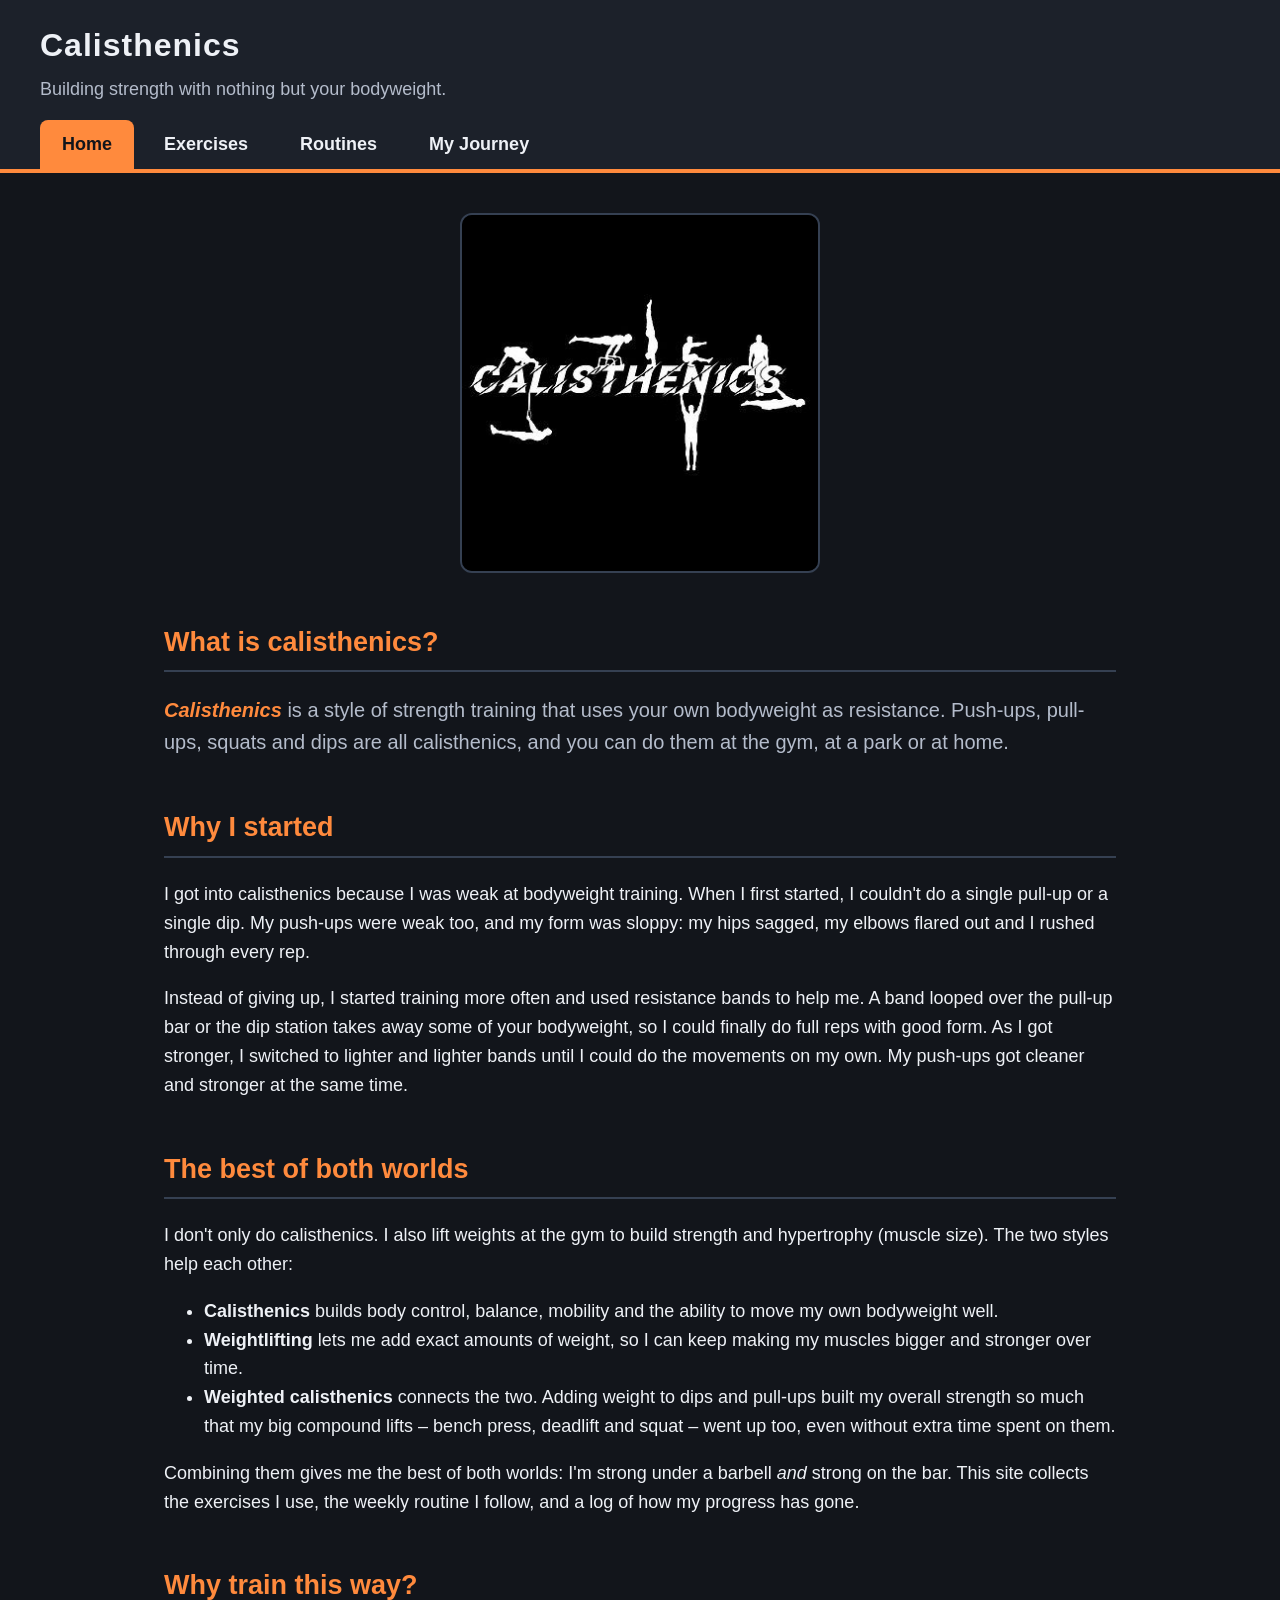
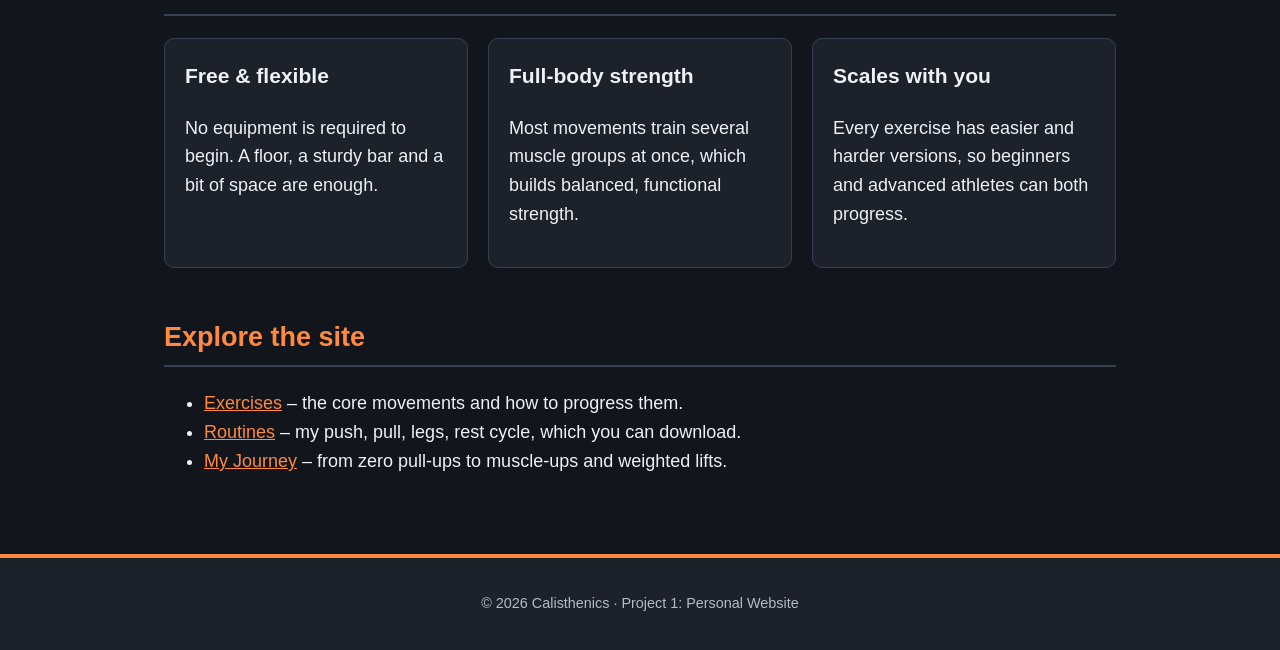
<file: index.html>
<!DOCTYPE html>
<html lang="en">
<head>
  <meta charset="UTF-8">
  <title>Calisthenics | Home</title>
  <link rel="stylesheet" href="styles.css">
</head>
<body>

  <header>
    <h1>Calisthenics</h1>
    <p>Building strength with nothing but your bodyweight.</p>
    <nav>
      <ul>
        <li><a href="index.html" class="current">Home</a></li>
        <li><a href="exercises.html">Exercises</a></li>
        <li><a href="routines.html">Routines</a></li>
        <li><a href="journey.html">My Journey</a></li>
      </ul>
    </nav>
  </header>

  <main>

    <!--
      MDN EXPLORATION #1 (attribute): srcset
      What it is: an attribute on <img> that lists several versions of the same
                  image at different widths so the browser can pick the best one.
      Where:      the hero <img> just below, in index.html.
      How I use it: I offer 180px and 360px wide versions of the calisthenics
                  logo. "sizes" tells the browser the image is shown 360px wide,
                  so it picks the 360px file on normal screens and could use the
                  smaller 180px file where less detail is needed. src is the
                  fallback for browsers without srcset.
    -->
    <img class="hero-image"
         src="images/calisthenics-logo-360.jpg"
         srcset="images/calisthenics-logo-180.jpg 180w, images/calisthenics-logo-360.jpg 360w"
         sizes="360px"
         alt="The word Calisthenics surrounded by white silhouettes doing bodyweight skills like handstands, planches and pull-ups">

    <h2>What is calisthenics?</h2>

    <!--
      MDN EXPLORATION #2 (element): <dfn>
      What it is: the "definition" element. It marks the term that is being
                  defined in the surrounding sentence.
      Where:      in the paragraph directly below in index.html (and again in
                  the glossary on exercises.html).
      How I use it: it wraps the word "calisthenics" where I define it. In
                  styles.css the dfn rule colors it orange and makes it bold italic.
    -->
    <p class="lead">
      <dfn>Calisthenics</dfn> is a style of strength training that uses your own
      bodyweight as resistance. Push-ups, pull-ups, squats and dips are all
      calisthenics, and you can do them at the gym, at a park or at home.
    </p>

    <h2>Why I started</h2>
    <p>
      I got into calisthenics because I was weak at bodyweight training. When I
      first started, I couldn't do a single pull-up or a single dip. My push-ups
      were weak too, and my form was sloppy: my hips sagged, my elbows flared out
      and I rushed through every rep.
    </p>
    <p>
      Instead of giving up, I started training more often and used resistance
      bands to help me. A band looped over the pull-up bar or the dip station
      takes away some of your bodyweight, so I could finally do full reps with
      good form. As I got stronger, I switched to lighter and lighter bands until
      I could do the movements on my own. My push-ups got cleaner and stronger
      at the same time.
    </p>

    <h2>The best of both worlds</h2>
    <p>
      I don't only do calisthenics. I also lift weights at the gym to build
      strength and hypertrophy (muscle size). The two styles help each other:
    </p>
    <ul>
      <li><strong>Calisthenics</strong> builds body control, balance, mobility and
          the ability to move my own bodyweight well.</li>
      <li><strong>Weightlifting</strong> lets me add exact amounts of weight, so I
          can keep making my muscles bigger and stronger over time.</li>
      <li><strong>Weighted calisthenics</strong> connects the two. Adding weight
          to dips and pull-ups built my overall strength so much that my big
          compound lifts &ndash; bench press, deadlift and squat &ndash; went up
          too, even without extra time spent on them.</li>
    </ul>
    <p>
      Combining them gives me the best of both worlds: I'm strong under a barbell
      <em>and</em> strong on the bar. This site collects the exercises I use, the
      weekly routine I follow, and a log of how my progress has gone.
    </p>

    <h2>Why train this way?</h2>
    <div class="card-grid">
      <section class="card">
        <h3>Free &amp; flexible</h3>
        <p>No equipment is required to begin. A floor, a sturdy bar and a bit of space are enough.</p>
      </section>
      <section class="card">
        <h3>Full-body strength</h3>
        <p>Most movements train several muscle groups at once, which builds balanced, functional strength.</p>
      </section>
      <section class="card">
        <h3>Scales with you</h3>
        <p>Every exercise has easier and harder versions, so beginners and advanced athletes can both progress.</p>
      </section>
    </div>

    <h2>Explore the site</h2>
    <ul>
      <li><a href="exercises.html">Exercises</a> &ndash; the core movements and how to progress them.</li>
      <li><a href="routines.html">Routines</a> &ndash; my push, pull, legs, rest cycle, which you can download.</li>
      <li><a href="journey.html">My Journey</a> &ndash; from zero pull-ups to muscle-ups and weighted lifts.</li>
    </ul>

  </main>

  <footer>
    <p>&copy; 2026 Calisthenics &middot; Project 1: Personal Website</p>
  </footer>

</body>
</html>
</file>
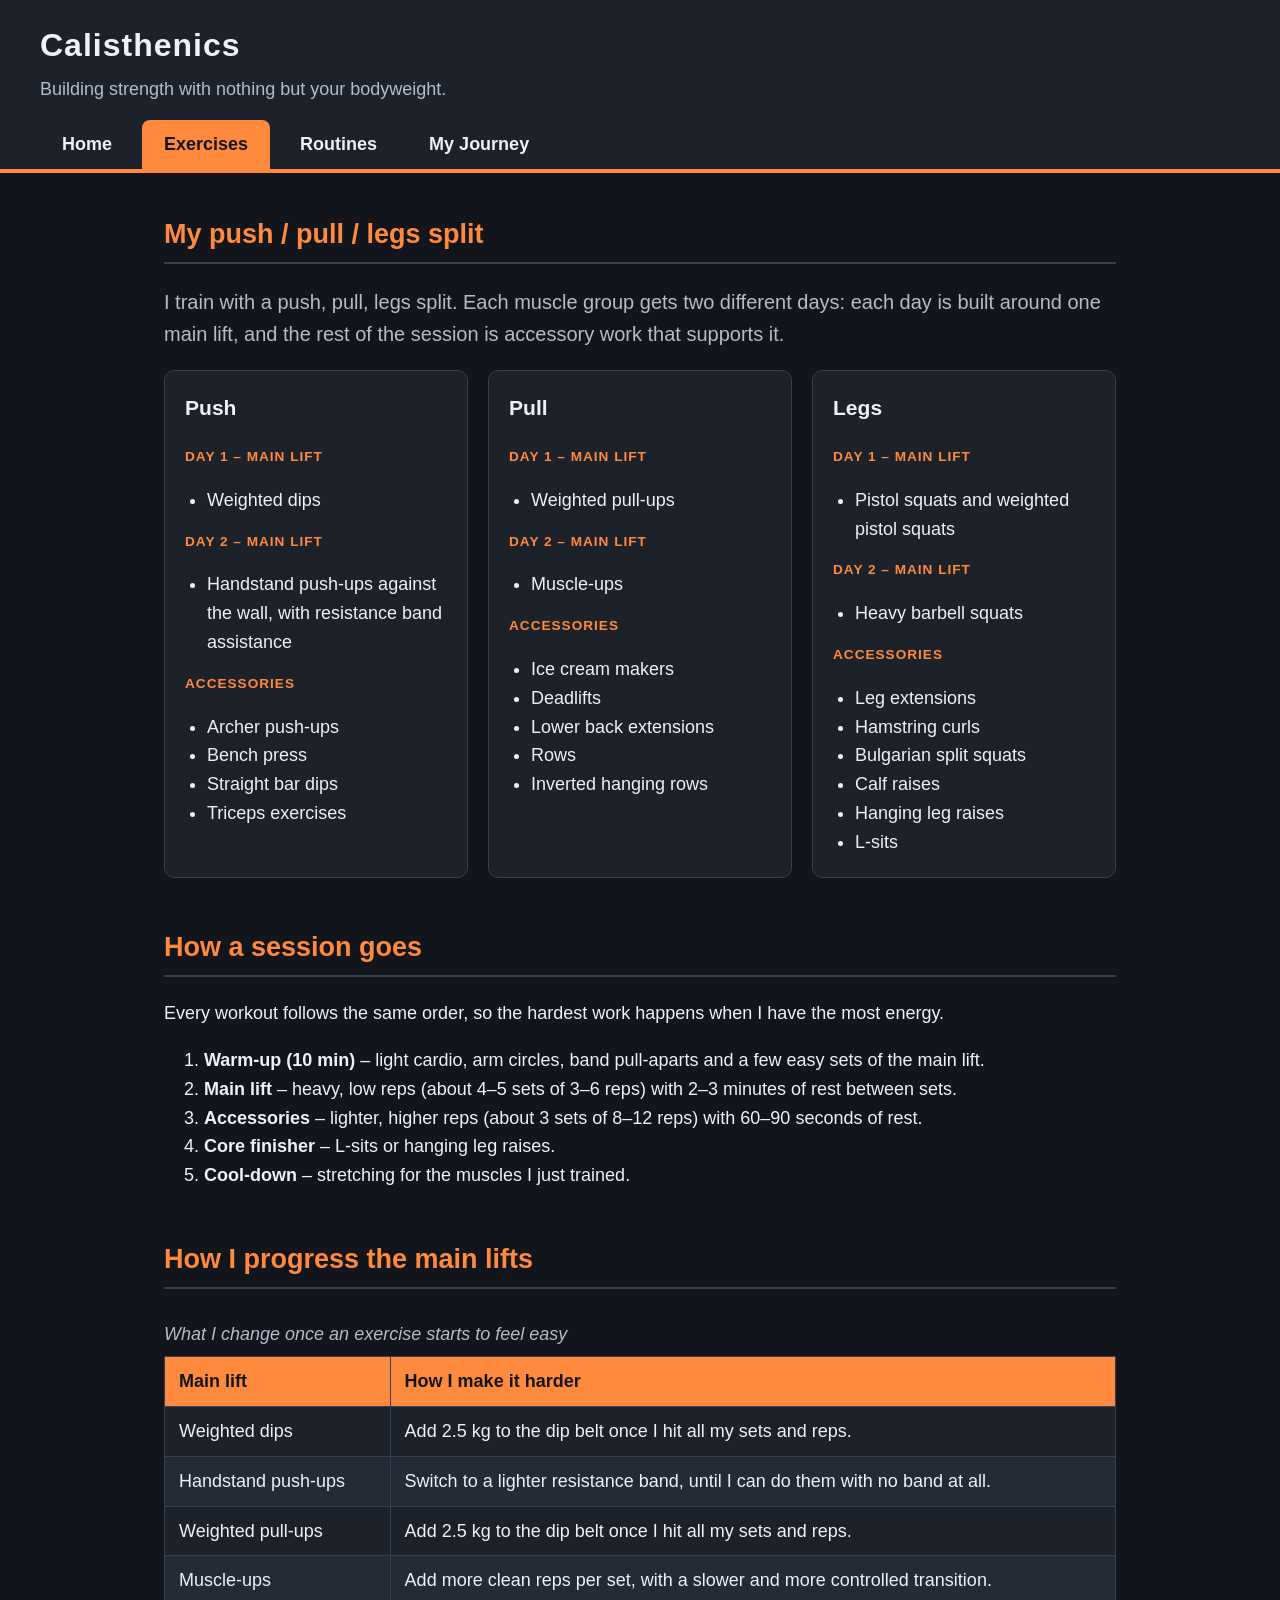
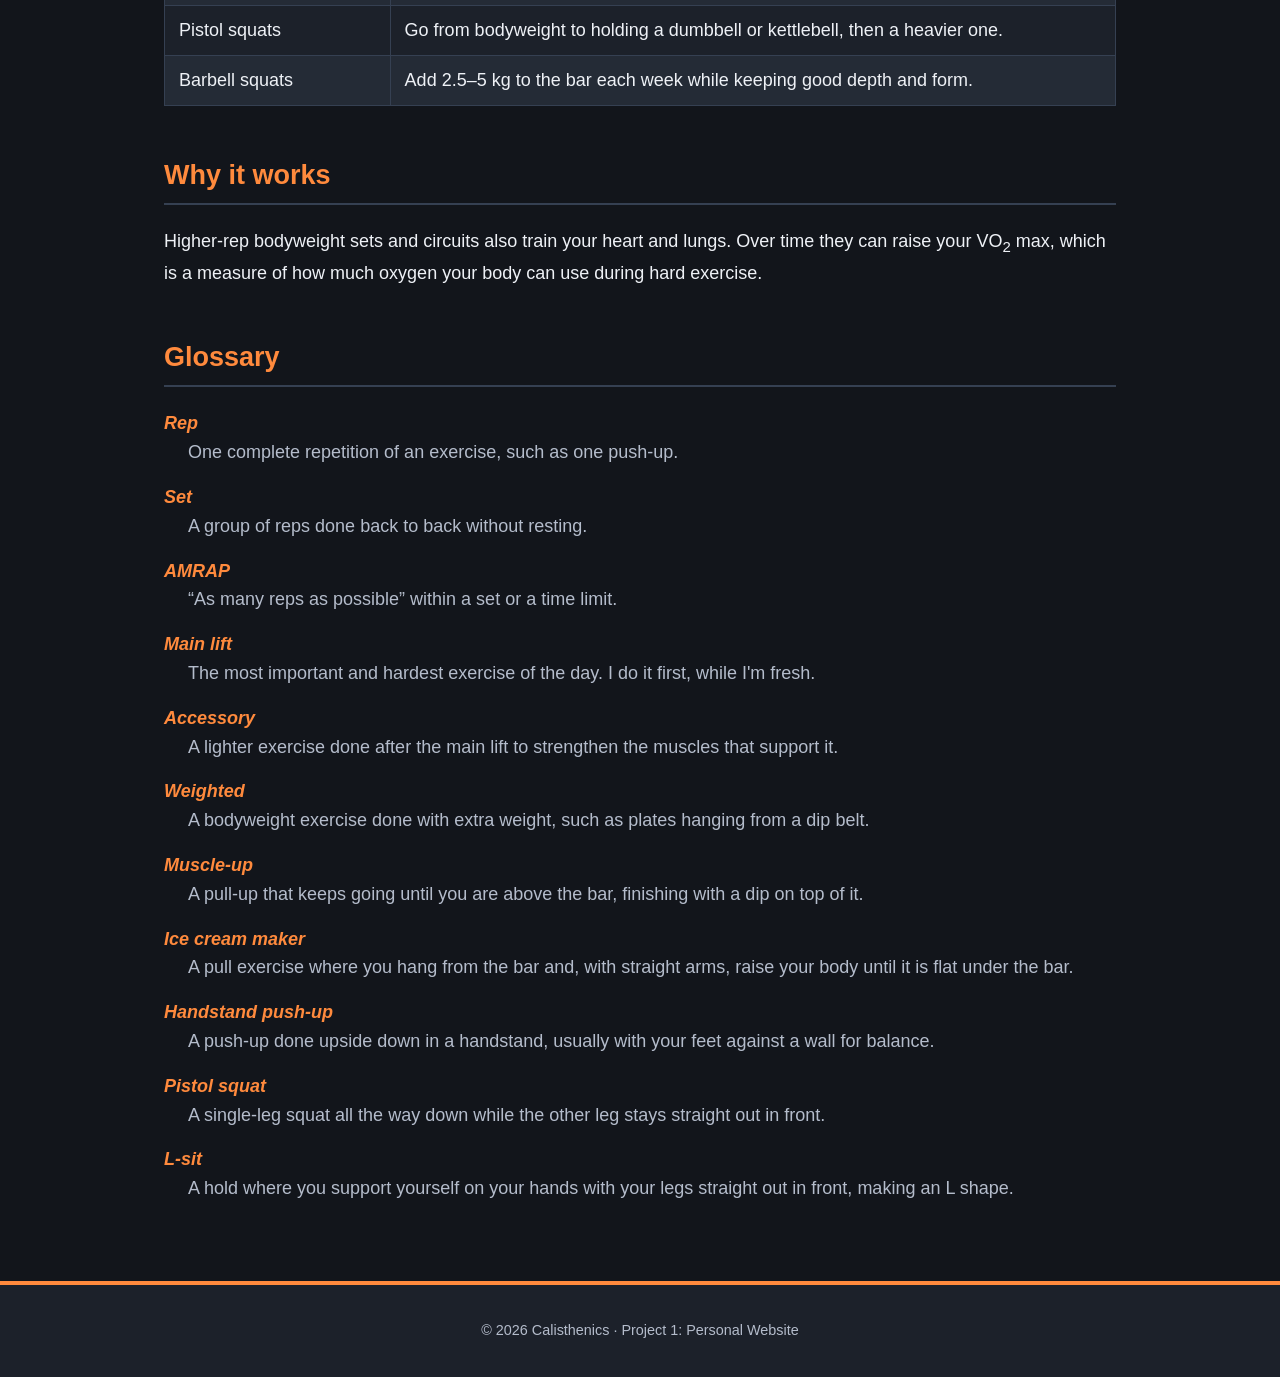
<file: exercises.html>
<!DOCTYPE html>
<html lang="en">
<head>
  <meta charset="UTF-8">
  <title>Calisthenics | Exercises</title>
  <link rel="stylesheet" href="styles.css">
</head>
<body>

  <header>
    <h1>Calisthenics</h1>
    <p>Building strength with nothing but your bodyweight.</p>
    <nav>
      <ul>
        <li><a href="index.html">Home</a></li>
        <li><a href="exercises.html" class="current">Exercises</a></li>
        <li><a href="routines.html">Routines</a></li>
        <li><a href="journey.html">My Journey</a></li>
      </ul>
    </nav>
  </header>

  <main>

    <h2>My push / pull / legs split</h2>
    <p class="lead">
      I train with a push, pull, legs split. Each muscle group gets two different
      days: each day is built around one main lift, and the rest of the session
      is accessory work that supports it.
    </p>

    <div class="card-grid">
      <section class="card">
        <h3>Push</h3>
        <h4>Day 1 &ndash; main lift</h4>
        <ul>
          <li>Weighted dips</li>
        </ul>
        <h4>Day 2 &ndash; main lift</h4>
        <ul>
          <li>Handstand push-ups against the wall, with resistance band assistance</li>
        </ul>
        <h4>Accessories</h4>
        <ul>
          <li>Archer push-ups</li>
          <li>Bench press</li>
          <li>Straight bar dips</li>
          <li>Triceps exercises</li>
        </ul>
      </section>
      <section class="card">
        <h3>Pull</h3>
        <h4>Day 1 &ndash; main lift</h4>
        <ul>
          <li>Weighted pull-ups</li>
        </ul>
        <h4>Day 2 &ndash; main lift</h4>
        <ul>
          <li>Muscle-ups</li>
        </ul>
        <h4>Accessories</h4>
        <ul>
          <li>Ice cream makers</li>
          <li>Deadlifts</li>
          <li>Lower back extensions</li>
          <li>Rows</li>
          <li>Inverted hanging rows</li>
        </ul>
      </section>
      <section class="card">
        <h3>Legs</h3>
        <h4>Day 1 &ndash; main lift</h4>
        <ul>
          <li>Pistol squats and weighted pistol squats</li>
        </ul>
        <h4>Day 2 &ndash; main lift</h4>
        <ul>
          <li>Heavy barbell squats</li>
        </ul>
        <h4>Accessories</h4>
        <ul>
          <li>Leg extensions</li>
          <li>Hamstring curls</li>
          <li>Bulgarian split squats</li>
          <li>Calf raises</li>
          <li>Hanging leg raises</li>
          <li>L-sits</li>
        </ul>
      </section>
    </div>

    <h2>How a session goes</h2>
    <p>Every workout follows the same order, so the hardest work happens when I have the most energy.</p>
    <ol>
      <li><strong>Warm-up (10 min)</strong> &ndash; light cardio, arm circles, band
          pull-aparts and a few easy sets of the main lift.</li>
      <li><strong>Main lift</strong> &ndash; heavy, low reps (about 4&ndash;5 sets
          of 3&ndash;6 reps) with 2&ndash;3 minutes of rest between sets.</li>
      <li><strong>Accessories</strong> &ndash; lighter, higher reps (about 3 sets
          of 8&ndash;12 reps) with 60&ndash;90 seconds of rest.</li>
      <li><strong>Core finisher</strong> &ndash; L-sits or hanging leg raises.</li>
      <li><strong>Cool-down</strong> &ndash; stretching for the muscles I just trained.</li>
    </ol>

    <h2>How I progress the main lifts</h2>
    <table>
      <caption>What I change once an exercise starts to feel easy</caption>
      <thead>
        <tr>
          <th>Main lift</th>
          <th>How I make it harder</th>
        </tr>
      </thead>
      <tbody>
        <tr><td>Weighted dips</td><td>Add 2.5&nbsp;kg to the dip belt once I hit all my sets and reps.</td></tr>
        <tr><td>Handstand push-ups</td><td>Switch to a lighter resistance band, until I can do them with no band at all.</td></tr>
        <tr><td>Weighted pull-ups</td><td>Add 2.5&nbsp;kg to the dip belt once I hit all my sets and reps.</td></tr>
        <tr><td>Muscle-ups</td><td>Add more clean reps per set, with a slower and more controlled transition.</td></tr>
        <tr><td>Pistol squats</td><td>Go from bodyweight to holding a dumbbell or kettlebell, then a heavier one.</td></tr>
        <tr><td>Barbell squats</td><td>Add 2.5&ndash;5&nbsp;kg to the bar each week while keeping good depth and form.</td></tr>
      </tbody>
    </table>

    <h2>Why it works</h2>
    <!--
      MDN EXPLORATION #3 (element): <sub>
      What it is: the "subscript" element. It shows text slightly lower than
                  the normal baseline, like the 2 in a chemical formula.
      Where:      in the paragraph directly below in exercises.html.
      How I use it: it lowers the 2 in "VO2 max" so the term is written correctly
                  as VO<sub>2</sub> max.
    -->
    <p>
      Higher-rep bodyweight sets and circuits also train your heart and lungs. Over
      time they can raise your VO<sub>2</sub> max, which is a measure of how much
      oxygen your body can use during hard exercise.
    </p>

    <h2>Glossary</h2>
    <!--
      <dfn> is used again here (see the explanation in index.html): each term
      being defined in this glossary is wrapped in <dfn> inside its <dt>.
    -->
    <dl>
      <dt><dfn>Rep</dfn></dt>
      <dd>One complete repetition of an exercise, such as one push-up.</dd>

      <dt><dfn>Set</dfn></dt>
      <dd>A group of reps done back to back without resting.</dd>

      <dt><dfn>AMRAP</dfn></dt>
      <dd>&ldquo;As many reps as possible&rdquo; within a set or a time limit.</dd>

      <dt><dfn>Main lift</dfn></dt>
      <dd>The most important and hardest exercise of the day. I do it first, while I'm fresh.</dd>

      <dt><dfn>Accessory</dfn></dt>
      <dd>A lighter exercise done after the main lift to strengthen the muscles that support it.</dd>

      <dt><dfn>Weighted</dfn></dt>
      <dd>A bodyweight exercise done with extra weight, such as plates hanging from a dip belt.</dd>

      <dt><dfn>Muscle-up</dfn></dt>
      <dd>A pull-up that keeps going until you are above the bar, finishing with a dip on top of it.</dd>

      <dt><dfn>Ice cream maker</dfn></dt>
      <dd>A pull exercise where you hang from the bar and, with straight arms, raise your body until it is flat under the bar.</dd>

      <dt><dfn>Handstand push-up</dfn></dt>
      <dd>A push-up done upside down in a handstand, usually with your feet against a wall for balance.</dd>

      <dt><dfn>Pistol squat</dfn></dt>
      <dd>A single-leg squat all the way down while the other leg stays straight out in front.</dd>

      <dt><dfn>L-sit</dfn></dt>
      <dd>A hold where you support yourself on your hands with your legs straight out in front, making an L shape.</dd>
    </dl>

  </main>

  <footer>
    <p>&copy; 2026 Calisthenics &middot; Project 1: Personal Website</p>
  </footer>

</body>
</html>
</file>
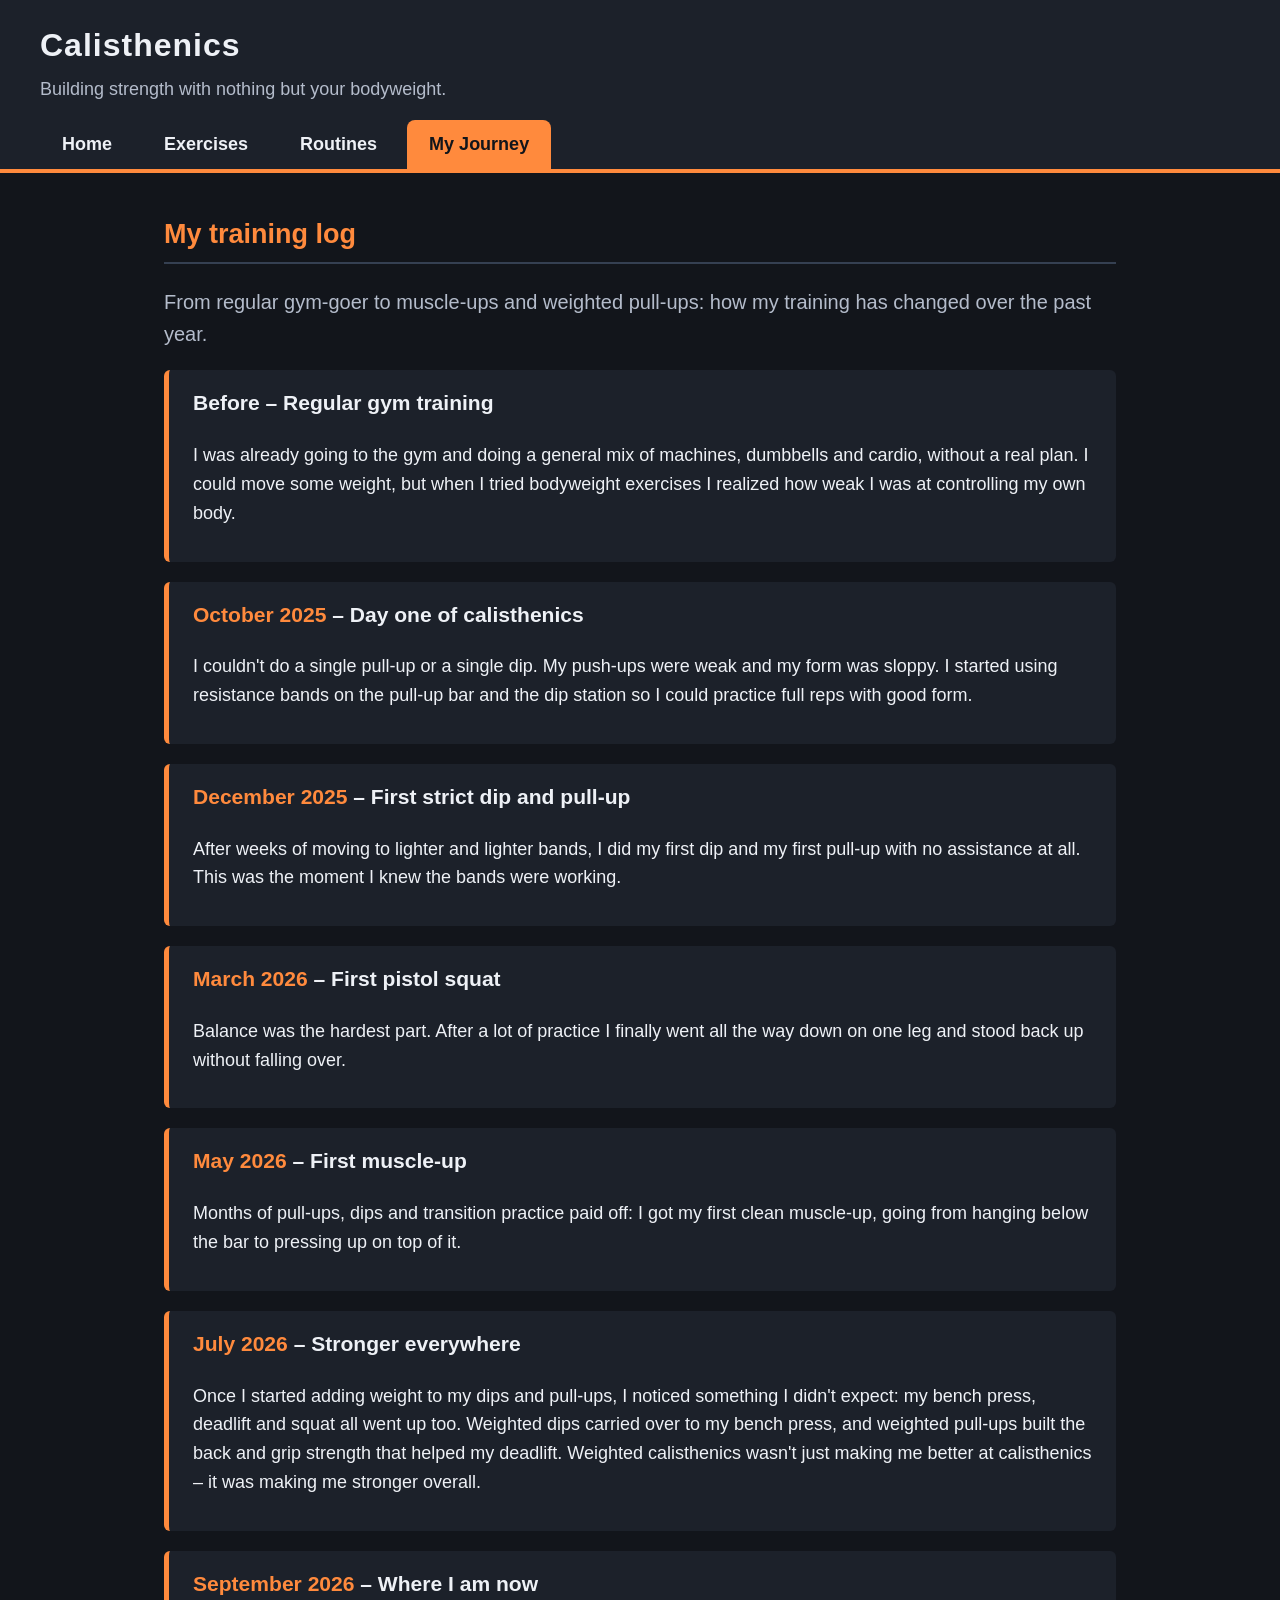
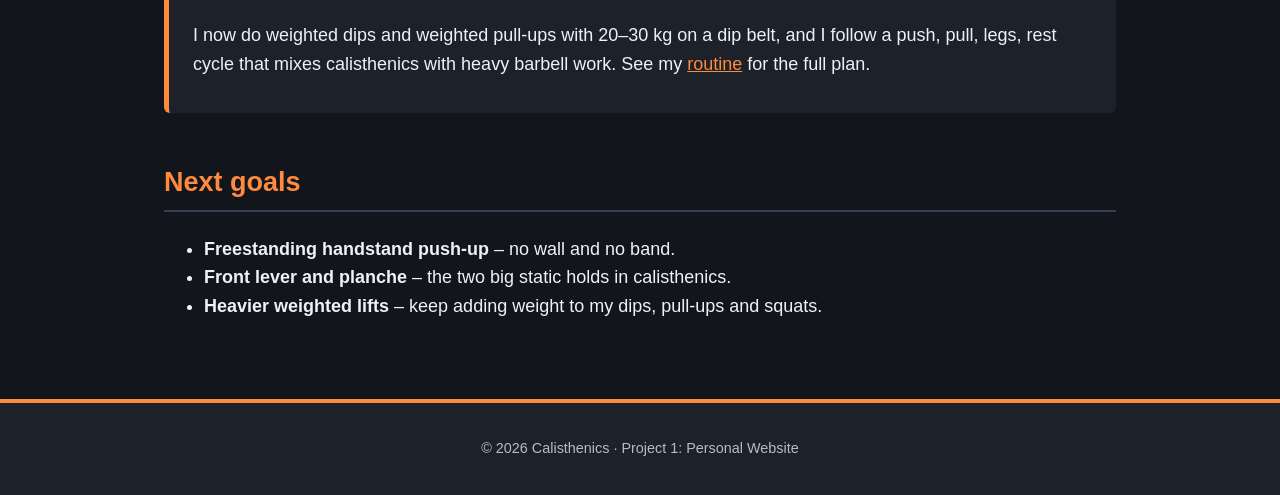
<file: journey.html>
<!DOCTYPE html>
<html lang="en">
<head>
  <meta charset="UTF-8">
  <title>Calisthenics | My Journey</title>
  <link rel="stylesheet" href="styles.css">
</head>
<body>

  <header>
    <h1>Calisthenics</h1>
    <p>Building strength with nothing but your bodyweight.</p>
    <nav>
      <ul>
        <li><a href="index.html">Home</a></li>
        <li><a href="exercises.html">Exercises</a></li>
        <li><a href="routines.html">Routines</a></li>
        <li><a href="journey.html" class="current">My Journey</a></li>
      </ul>
    </nav>
  </header>

  <main>

    <h2>My training log</h2>
    <p class="lead">
      From regular gym-goer to muscle-ups and weighted pull-ups: how my training
      has changed over the past year.
    </p>

    <!--
      MDN EXPLORATION #6 (attribute): datetime
      What it is: an attribute on the <time> element (also <ins> and <del>) that
                  gives a date in a machine-readable format, even when the
                  visible text is written differently.
      Where:      on each <time> tag in the log entries below, in journey.html.
      How I use it: the visible text is a friendly month like "October 2025",
                  and datetime holds the same month as "2025-10" (the YYYY-MM
                  format, since I only remember the month, not the exact day).
    -->
    <article class="entry">
      <h3>Before &ndash; Regular gym training</h3>
      <p>
        I was already going to the gym and doing a general mix of machines,
        dumbbells and cardio, without a real plan. I could move some weight, but
        when I tried bodyweight exercises I realized how weak I was at controlling
        my own body.
      </p>
    </article>

    <article class="entry">
      <h3><time datetime="2025-10">October 2025</time> &ndash; Day one of calisthenics</h3>
      <p>
        I couldn't do a single pull-up or a single dip. My push-ups were weak and
        my form was sloppy. I started using resistance bands on the pull-up bar and
        the dip station so I could practice full reps with good form.
      </p>
    </article>

    <article class="entry">
      <h3><time datetime="2025-12">December 2025</time> &ndash; First strict dip and pull-up</h3>
      <p>
        After weeks of moving to lighter and lighter bands, I did my first dip and
        my first pull-up with no assistance at all. This was the moment I knew the
        bands were working.
      </p>
    </article>

    <article class="entry">
      <h3><time datetime="2026-03">March 2026</time> &ndash; First pistol squat</h3>
      <p>
        Balance was the hardest part. After a lot of practice I finally went all the
        way down on one leg and stood back up without falling over.
      </p>
    </article>

    <article class="entry">
      <h3><time datetime="2026-05">May 2026</time> &ndash; First muscle-up</h3>
      <p>
        Months of pull-ups, dips and transition practice paid off: I got my first
        clean muscle-up, going from hanging below the bar to pressing up on top of it.
      </p>
    </article>

    <article class="entry">
      <h3><time datetime="2026-07">July 2026</time> &ndash; Stronger everywhere</h3>
      <p>
        Once I started adding weight to my dips and pull-ups, I noticed something
        I didn't expect: my bench press, deadlift and squat all went up too.
        Weighted dips carried over to my bench press, and weighted pull-ups built
        the back and grip strength that helped my deadlift. Weighted calisthenics
        wasn't just making me better at calisthenics &ndash; it was making me
        stronger overall.
      </p>
    </article>

    <article class="entry">
      <h3><time datetime="2026-09">September 2026</time> &ndash; Where I am now</h3>
      <p>
        I now do weighted dips and weighted pull-ups with 20&ndash;30&nbsp;kg on a
        dip belt, and I follow a push, pull, legs, rest cycle that mixes
        calisthenics with heavy barbell work. See my
        <a href="routines.html">routine</a> for the full plan.
      </p>
    </article>

    <h2>Next goals</h2>
    <ul>
      <li><strong>Freestanding handstand push-up</strong> &ndash; no wall and no band.</li>
      <li><strong>Front lever and planche</strong> &ndash; the two big static holds in calisthenics.</li>
      <li><strong>Heavier weighted lifts</strong> &ndash; keep adding weight to my dips, pull-ups and squats.</li>
    </ul>

  </main>

  <footer>
    <p>&copy; 2026 Calisthenics &middot; Project 1: Personal Website</p>
  </footer>

</body>
</html>
</file>
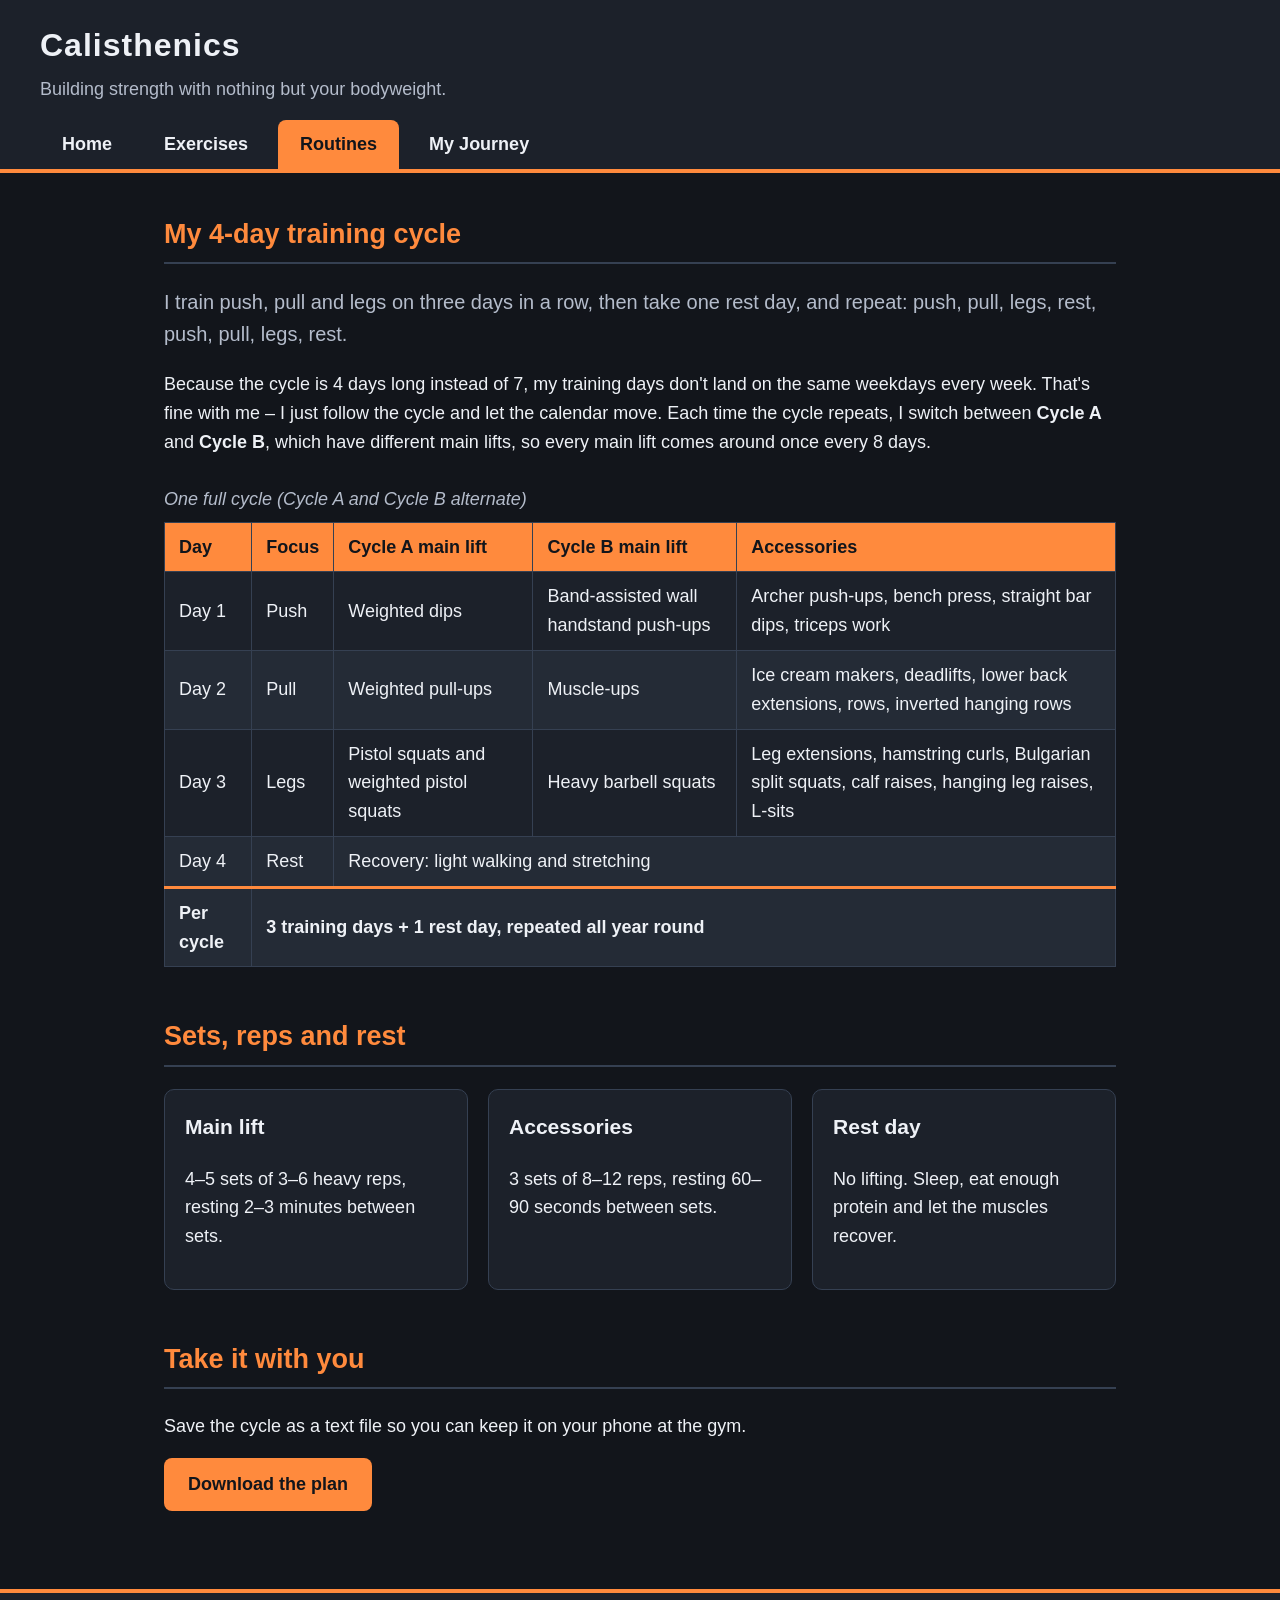
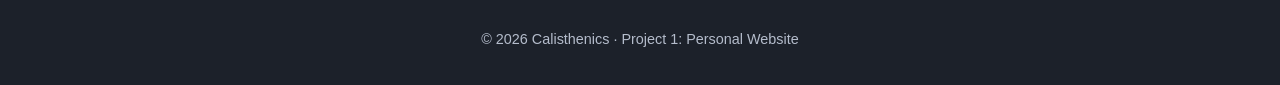
<file: routines.html>
<!DOCTYPE html>
<html lang="en">
<head>
  <meta charset="UTF-8">
  <title>Calisthenics | Routines</title>
  <link rel="stylesheet" href="styles.css">
</head>
<body>

  <header>
    <h1>Calisthenics</h1>
    <p>Building strength with nothing but your bodyweight.</p>
    <nav>
      <ul>
        <li><a href="index.html">Home</a></li>
        <li><a href="exercises.html">Exercises</a></li>
        <li><a href="routines.html" class="current">Routines</a></li>
        <li><a href="journey.html">My Journey</a></li>
      </ul>
    </nav>
  </header>

  <main>

    <h2>My 4-day training cycle</h2>
    <p class="lead">
      I train push, pull and legs on three days in a row, then take one rest day,
      and repeat: push, pull, legs, rest, push, pull, legs, rest.
    </p>
    <p>
      Because the cycle is 4 days long instead of 7, my training days don't land on
      the same weekdays every week. That's fine with me &ndash; I just follow the
      cycle and let the calendar move. Each time the cycle repeats, I switch
      between <strong>Cycle A</strong> and <strong>Cycle B</strong>, which have
      different main lifts, so every main lift comes around once every 8 days.
    </p>

    <!--
      MDN EXPLORATION #4 (element): <tfoot>
      What it is: the table footer element. It groups the summary/footer rows of
                  a table, such as totals.
      Where:      at the bottom of the training cycle table below in routines.html.
      How I use it: it holds one summary row with the number of training days and
                  rest days in each cycle. In styles.css the tfoot rule gives it
                  an orange top border so it stands out from the regular rows.
    -->
    <table>
      <caption>One full cycle (Cycle A and Cycle B alternate)</caption>
      <thead>
        <tr>
          <th>Day</th>
          <th>Focus</th>
          <th>Cycle A main lift</th>
          <th>Cycle B main lift</th>
          <th>Accessories</th>
        </tr>
      </thead>
      <tbody>
        <tr>
          <td>Day 1</td>
          <td>Push</td>
          <td>Weighted dips</td>
          <td>Band-assisted wall handstand push-ups</td>
          <td>Archer push-ups, bench press, straight bar dips, triceps work</td>
        </tr>
        <tr>
          <td>Day 2</td>
          <td>Pull</td>
          <td>Weighted pull-ups</td>
          <td>Muscle-ups</td>
          <td>Ice cream makers, deadlifts, lower back extensions, rows, inverted hanging rows</td>
        </tr>
        <tr>
          <td>Day 3</td>
          <td>Legs</td>
          <td>Pistol squats and weighted pistol squats</td>
          <td>Heavy barbell squats</td>
          <td>Leg extensions, hamstring curls, Bulgarian split squats, calf raises, hanging leg raises, L-sits</td>
        </tr>
        <tr>
          <td>Day 4</td>
          <td>Rest</td>
          <td colspan="3">Recovery: light walking and stretching</td>
        </tr>
      </tbody>
      <tfoot>
        <tr>
          <th>Per cycle</th>
          <td colspan="4">3 training days + 1 rest day, repeated all year round</td>
        </tr>
      </tfoot>
    </table>

    <h2>Sets, reps and rest</h2>
    <div class="card-grid">
      <section class="card">
        <h3>Main lift</h3>
        <p>4&ndash;5 sets of 3&ndash;6 heavy reps, resting 2&ndash;3 minutes between sets.</p>
      </section>
      <section class="card">
        <h3>Accessories</h3>
        <p>3 sets of 8&ndash;12 reps, resting 60&ndash;90 seconds between sets.</p>
      </section>
      <section class="card">
        <h3>Rest day</h3>
        <p>No lifting. Sleep, eat enough protein and let the muscles recover.</p>
      </section>
    </div>

    <h2>Take it with you</h2>
    <p>Save the cycle as a text file so you can keep it on your phone at the gym.</p>

    <!--
      MDN EXPLORATION #5 (attribute): download
      What it is: an attribute on <a> links that tells the browser to download
                  the linked file instead of navigating to it.
      Where:      on the "Download the plan" link just below in routines.html.
      How I use it: it points at downloads/weekly-workout-plan.txt, and its value
                  sets the file name the visitor's browser will save it as.
    -->
    <p>
      <a class="button" href="downloads/weekly-workout-plan.txt" download="calisthenics-ppl-plan.txt">Download the plan</a>
    </p>

  </main>

  <footer>
    <p>&copy; 2026 Calisthenics &middot; Project 1: Personal Website</p>
  </footer>

</body>
</html>
</file>
<file: styles.css>
/* ==========================================================
   styles.css - main stylesheet for the Calisthenics site
   Shared by index.html, exercises.html, routines.html, journey.html
   ========================================================== */

/* ---------- Color palette & base ---------- */
:root {
  --bg: #12151b;
  --surface: #1c212a;
  --surface-alt: #242b36;
  --text: #eef1f6;
  --muted: #b4bccb;
  --accent: #ff8a3d;
  --accent-dark: #c9600f;
  --border: #354052;
}

* {
  box-sizing: border-box;
}

body {
  margin: 0;
  background-color: var(--bg);
  color: var(--text);
  font-family: "Segoe UI", Arial, sans-serif;
  font-size: 18px;
  line-height: 1.6;
}

/* ---------- Header & navigation ---------- */
header {
  background-color: var(--surface);
  border-bottom: 4px solid var(--accent);
  padding: 20px 40px 0;
}

header h1 {
  margin: 0 0 4px;
  font-size: 2rem;
  letter-spacing: 1px;
}

header p {
  margin: 0 0 16px;
  color: var(--muted);
}

nav ul {
  list-style: none;
  margin: 0;
  padding: 0;
  display: flex;
  gap: 8px;
}

nav a {
  display: block;
  padding: 10px 22px;
  color: var(--text);
  text-decoration: none;
  font-weight: 600;
  border-radius: 8px 8px 0 0;
}

nav a:hover {
  background-color: var(--surface-alt);
  color: var(--accent);
}

/* Highlights the link for the page you are currently on */
nav a.current {
  background-color: var(--accent);
  color: #12151b;
}

/* ---------- Main content ---------- */
main {
  max-width: 1000px;
  margin: 0 auto;
  padding: 40px 24px 60px;
}

h2 {
  color: var(--accent);
  border-bottom: 2px solid var(--border);
  padding-bottom: 6px;
  margin-top: 48px;
}

h2:first-child {
  margin-top: 0;
}

h3 {
  margin-top: 0;
  color: var(--text);
}

a {
  color: var(--accent);
}

a:hover {
  color: #ffb37a;
}

img {
  max-width: 100%;
  height: auto;
  display: block;
}

/* Square logo image on the home page, centered and kept at its real size
   (360px) so it doesn't get stretched and blurry */
.hero-image {
  width: 360px;
  margin: 0 auto 24px;
  border-radius: 12px;
  border: 2px solid var(--border);
}

.lead {
  font-size: 1.25rem;
  color: var(--muted);
}

/* ---------- Cards ---------- */
.card-grid {
  display: grid;
  grid-template-columns: repeat(3, 1fr);
  gap: 20px;
}

.card {
  background-color: var(--surface);
  border: 1px solid var(--border);
  border-radius: 10px;
  padding: 20px;
}

.card ul,
.card ol {
  padding-left: 22px;
  margin-bottom: 0;
}

/* Small orange labels inside the cards (e.g. "Day 1 - main lift") */
.card h4 {
  margin: 16px 0 4px;
  color: var(--accent);
  font-size: 0.85rem;
  text-transform: uppercase;
  letter-spacing: 1px;
}

.card-grid.two-col {
  grid-template-columns: repeat(2, 1fr);
}

/* ---------- Tables ---------- */
table {
  width: 100%;
  border-collapse: collapse;
  background-color: var(--surface);
  margin: 20px 0;
}

caption {
  text-align: left;
  color: var(--muted);
  padding: 8px 0;
  font-style: italic;
}

th,
td {
  border: 1px solid var(--border);
  padding: 10px 14px;
  text-align: left;
}

thead th {
  background-color: var(--accent);
  color: #12151b;
}

tbody tr:nth-child(even) {
  background-color: var(--surface-alt);
}

tfoot th,
tfoot td {
  background-color: var(--surface-alt);
  border-top: 3px solid var(--accent);
  font-weight: 700;
}

/* ---------- Glossary / definition list ---------- */
dl dt {
  font-weight: 700;
  margin-top: 16px;
}

dl dd {
  margin-left: 24px;
  color: var(--muted);
}

/* Style for the <dfn> element so defined terms stand out */
dfn {
  color: var(--accent);
  font-weight: 700;
  font-style: italic;
}

/* ---------- Journey log entries ---------- */
article.entry {
  background-color: var(--surface);
  border-left: 5px solid var(--accent);
  border-radius: 6px;
  padding: 16px 24px;
  margin-bottom: 20px;
}

article.entry time {
  color: var(--accent);
  font-weight: 700;
}

/* ---------- Buttons & call-outs ---------- */
.button {
  display: inline-block;
  background-color: var(--accent);
  color: #12151b;
  padding: 12px 24px;
  border-radius: 8px;
  font-weight: 700;
  text-decoration: none;
}

.button:hover {
  background-color: #ffb37a;
  color: #12151b;
}

.note {
  background-color: var(--surface-alt);
  border: 1px dashed var(--accent);
  border-radius: 8px;
  padding: 14px 20px;
  color: var(--muted);
}

/* ---------- Footer ---------- */
footer {
  background-color: var(--surface);
  border-top: 4px solid var(--accent);
  text-align: center;
  color: var(--muted);
  padding: 20px;
  font-size: 0.9rem;
}
</file>
